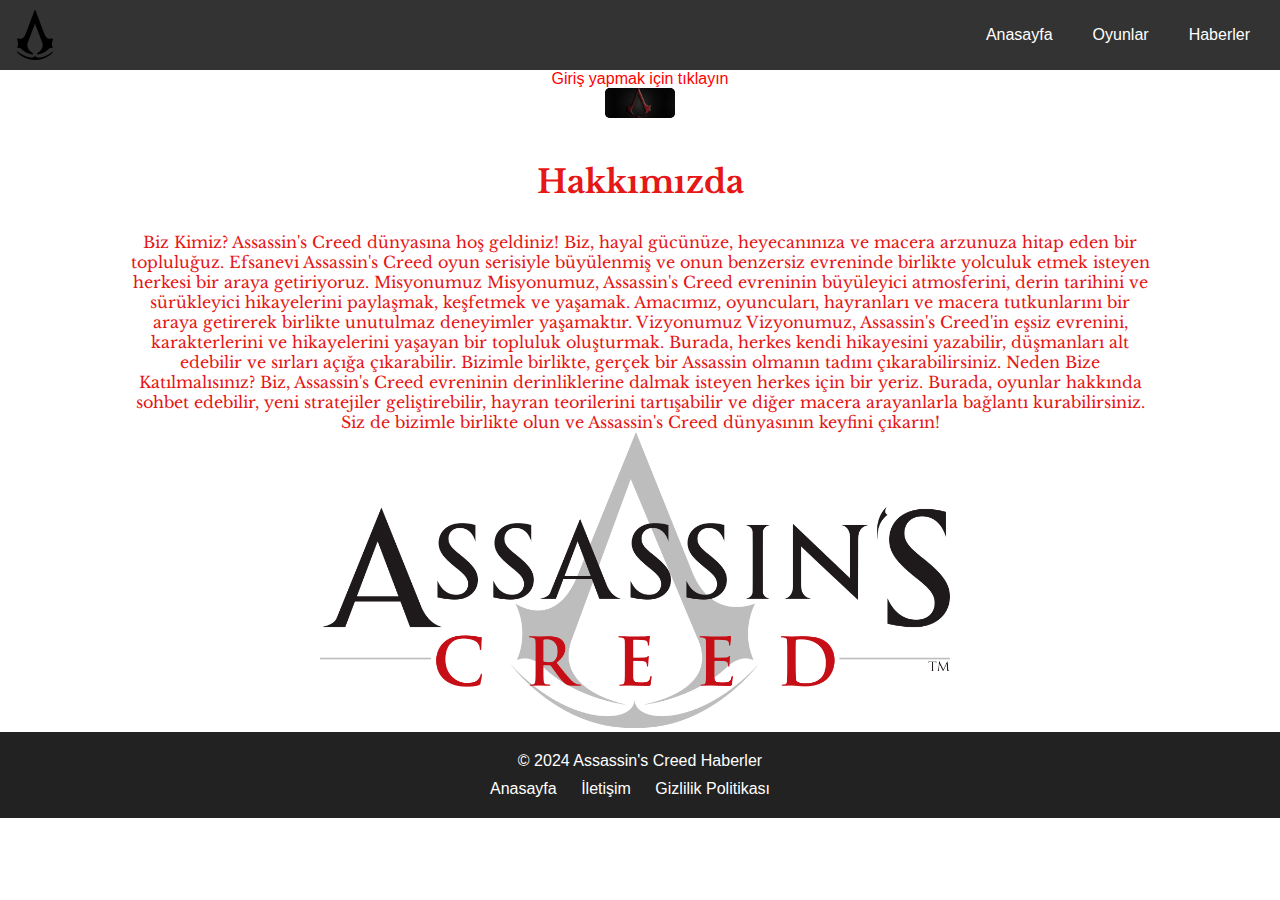
<file: index.html>
<!DOCTYPE html>
<html lang="en">
<head>
    <meta charset="UTF-8">
    <meta name="viewport" content="width=device-width, initial-scale=1.0">
    <title>ASC</title>
    <link rel="stylesheet" href="style.css">
    <link rel="preconnect" href="https://fonts.googleapis.com">
<link rel="preconnect" href="https://fonts.gstatic.com" crossorigin>
<link href="https://fonts.googleapis.com/css2?family=Libre+Baskerville:ital,wght@0,400;0,700;1,400&display=swap" rel="stylesheet">
  

</head>
<body>
    <nav class="navbar">
        <div class="navbar-brand"><img src="img/icon1.png" alt=""></div>
        <input type="checkbox" id="toggle" class="navbar-toggle">
        <label for="toggle" class="navbar-toggle-label">
            <span></span>
            <span></span>
            <span></span>
        </label>
        <ul class="main-nav">
            <li><a href="index.html" class="nav-links">Anasayfa</a></li>
            <li><a href="games.html" class="nav-links">Oyunlar</a></li>
            <li><a href="news.html" class="nav-links">Haberler</a></li>
        </ul>
        
    </nav>
    <div class="containerButton">
        <p style="color: red;">Giriş yapmak için tıklayın</p>
        <a href="login.html" class="button">
            <span class="textButton"></span>
        </a>
    </div>
   
    <div class="container">
        <h1 style="color: rgb(229, 23, 23); text-align: center; margin-top: 40px;" id="baslik">Hakkımızda</h1>
        <p style="color: rgb(229, 23, 23); text-align: center; justify-content: center; margin-top: 30px;" id="metin">Biz Kimiz?
            Assassin's Creed dünyasına hoş geldiniz! Biz, hayal gücünüze, heyecanınıza ve macera arzunuza hitap eden bir topluluğuz. Efsanevi Assassin's Creed oyun serisiyle büyülenmiş ve onun benzersiz evreninde birlikte yolculuk etmek isteyen herkesi bir araya getiriyoruz.
            
            Misyonumuz
            Misyonumuz, Assassin's Creed evreninin büyüleyici atmosferini, derin tarihini ve sürükleyici hikayelerini paylaşmak, keşfetmek ve yaşamak. Amacımız, oyuncuları, hayranları ve macera tutkunlarını bir araya getirerek birlikte unutulmaz deneyimler yaşamaktır.
            
            Vizyonumuz
            Vizyonumuz, Assassin's Creed'in eşsiz evrenini, karakterlerini ve hikayelerini yaşayan bir topluluk oluşturmak. Burada, herkes kendi hikayesini yazabilir, düşmanları alt edebilir ve sırları açığa çıkarabilir. Bizimle birlikte, gerçek bir Assassin olmanın tadını çıkarabilirsiniz.
            
            Neden Bize Katılmalısınız?
            Biz, Assassin's Creed evreninin derinliklerine dalmak isteyen herkes için bir yeriz. Burada, oyunlar hakkında sohbet edebilir, yeni stratejiler geliştirebilir, hayran teorilerini tartışabilir ve diğer macera arayanlarla bağlantı kurabilirsiniz. Siz de bizimle birlikte olun ve Assassin's Creed dünyasının keyfini çıkarın!
            
            </p>
            
    </div>
    <div class="img">
        <img src="img/asc1.png" alt="" style="width: 50%; height: 300px; margin: auto;">
    </div>
    <footer>
        <div class="container">
            <p>&copy; 2024 Assassin's Creed Haberler</p>
            <nav>
                <ul>
                    <li><a href="#">Anasayfa</a></li>
                    <li><a href="#">İletişim</a></li>
                    <li><a href="#">Gizlilik Politikası</a></li>
                </ul>
            </nav>
        </div>
    </footer>
    
   




    
    <script src="app.js"></script>
</body>
</html>
</file>
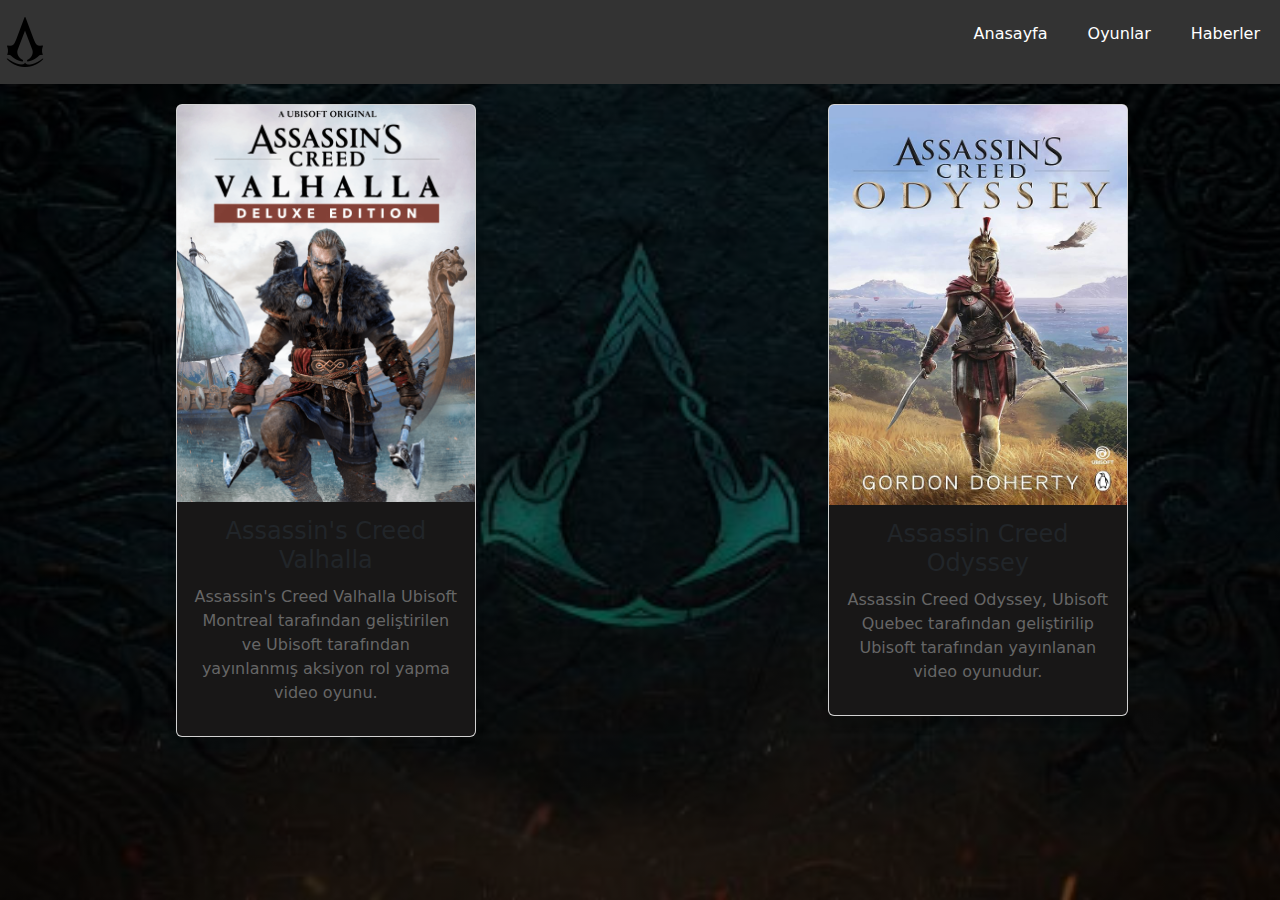
<file: games.html>
<!DOCTYPE html>
<html lang="en">
<head>
    <meta charset="UTF-8">
    <meta name="viewport" content="width=device-width, initial-scale=1.0">
    <title>Oyunlar</title>
    <link rel="stylesheet" href="style2.css">
    <link href="https://cdn.jsdelivr.net/npm/bootstrap@5.3.3/dist/css/bootstrap.min.css" rel="stylesheet" integrity="sha384-QWTKZyjpPEjISv5WaRU9OFeRpok6YctnYmDr5pNlyT2bRjXh0JMhjY6hW+ALEwIH" crossorigin="anonymous">
</head>
<body><nav class="navbar">
    <div class="navbar-brand"><img src="img/icon1.png" alt=""></div>
    <input type="checkbox" id="toggle" class="navbar-toggle">
    <label for="toggle" class="navbar-toggle-label">
        <span></span>
        <span></span>
        <span></span>
    </label>
    <ul class="main-nav">
        <li><a href="index.html" class="nav-links">Anasayfa</a></li>
        <li><a href="games.html" class="nav-links">Oyunlar</a></li>
        <li><a href="news.html" class="nav-links">Haberler</a></li>
        
    </ul>
</nav>

    <div class="row">
        <div class="col-6">
            <div class="card">
                
                <img src="img/valhalla.png" alt="Resim" class="card-image">
                <div class="card-content">
                    <h2 class="card-title">Assassin's Creed Valhalla</h2>
                    <p class="card-description">Assassin's Creed Valhalla Ubisoft Montreal tarafından geliştirilen ve Ubisoft tarafından yayınlanmış aksiyon rol yapma video oyunu. </p>
                </div>
            </div>
        </div>
        <div class="col-6">
            <div class="card">
                <img src="img/odyssey.jpg" alt="Resim" class="card2-image">
                <div class="card-content">
                    <h2 class="card-title">Assassin Creed Odyssey</h2>
                    <p class="card-description">Assassin Creed Odyssey, Ubisoft Quebec tarafından geliştirilip Ubisoft tarafından yayınlanan video oyunudur.</p>
                </div>
            </div>
        </div>
    </div>
    




    
    



    <script src="https://cdn.jsdelivr.net/npm/bootstrap@5.3.3/dist/js/bootstrap.bundle.min.js" integrity="sha384-YvpcrYf0tY3lHB60NNkmXc5s9fDVZLESaAA55NDzOxhy9GkcIdslK1eN7N6jIeHz" crossorigin="anonymous"></script>
    <script src="app.js"></script>
</body>
</html>
</file>
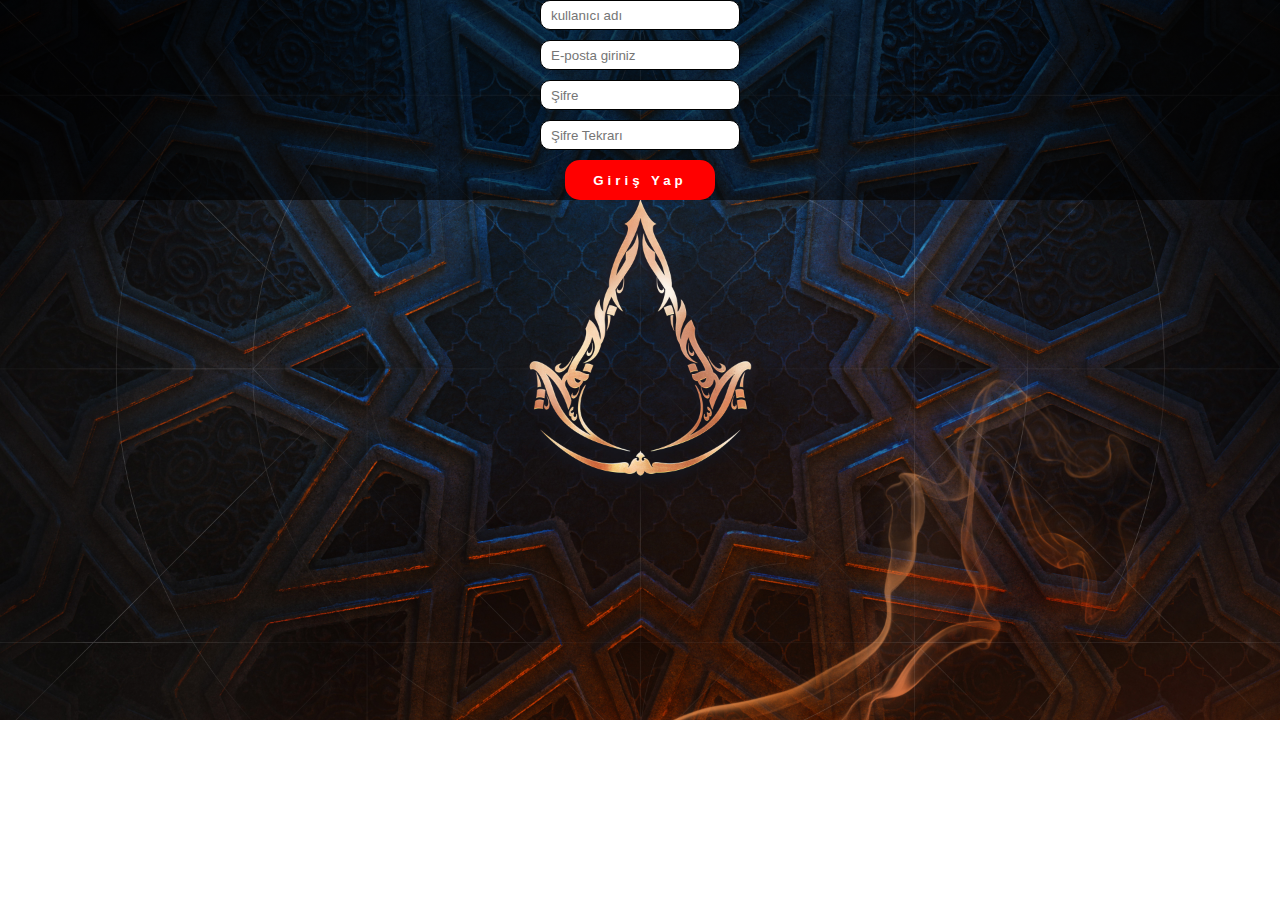
<file: login.html>
<!DOCTYPE html>
<html lang="en">
<head>
    <meta charset="UTF-8">
    <meta name="viewport" content="width=device-width, initial-scale=1.0">
    <title>Document</title>
    <link rel="stylesheet" href="login.css">
</head>
<body>
    <form>
        <input type="text" id="isim" placeholder="kullanıcı adı">
        <input type="text" id="mail" placeholder="E-posta giriniz" >
        <input type="password" id="parola" placeholder="Şifre">
        <input type="password" id="parolaTekrar" placeholder="Şifre Tekrarı">
        <a href="games.html"><button type="button" id="btn">Giriş Yap</button></a>
    </form>


    <script src="app.js"></script>
</body>
</html>
</file>
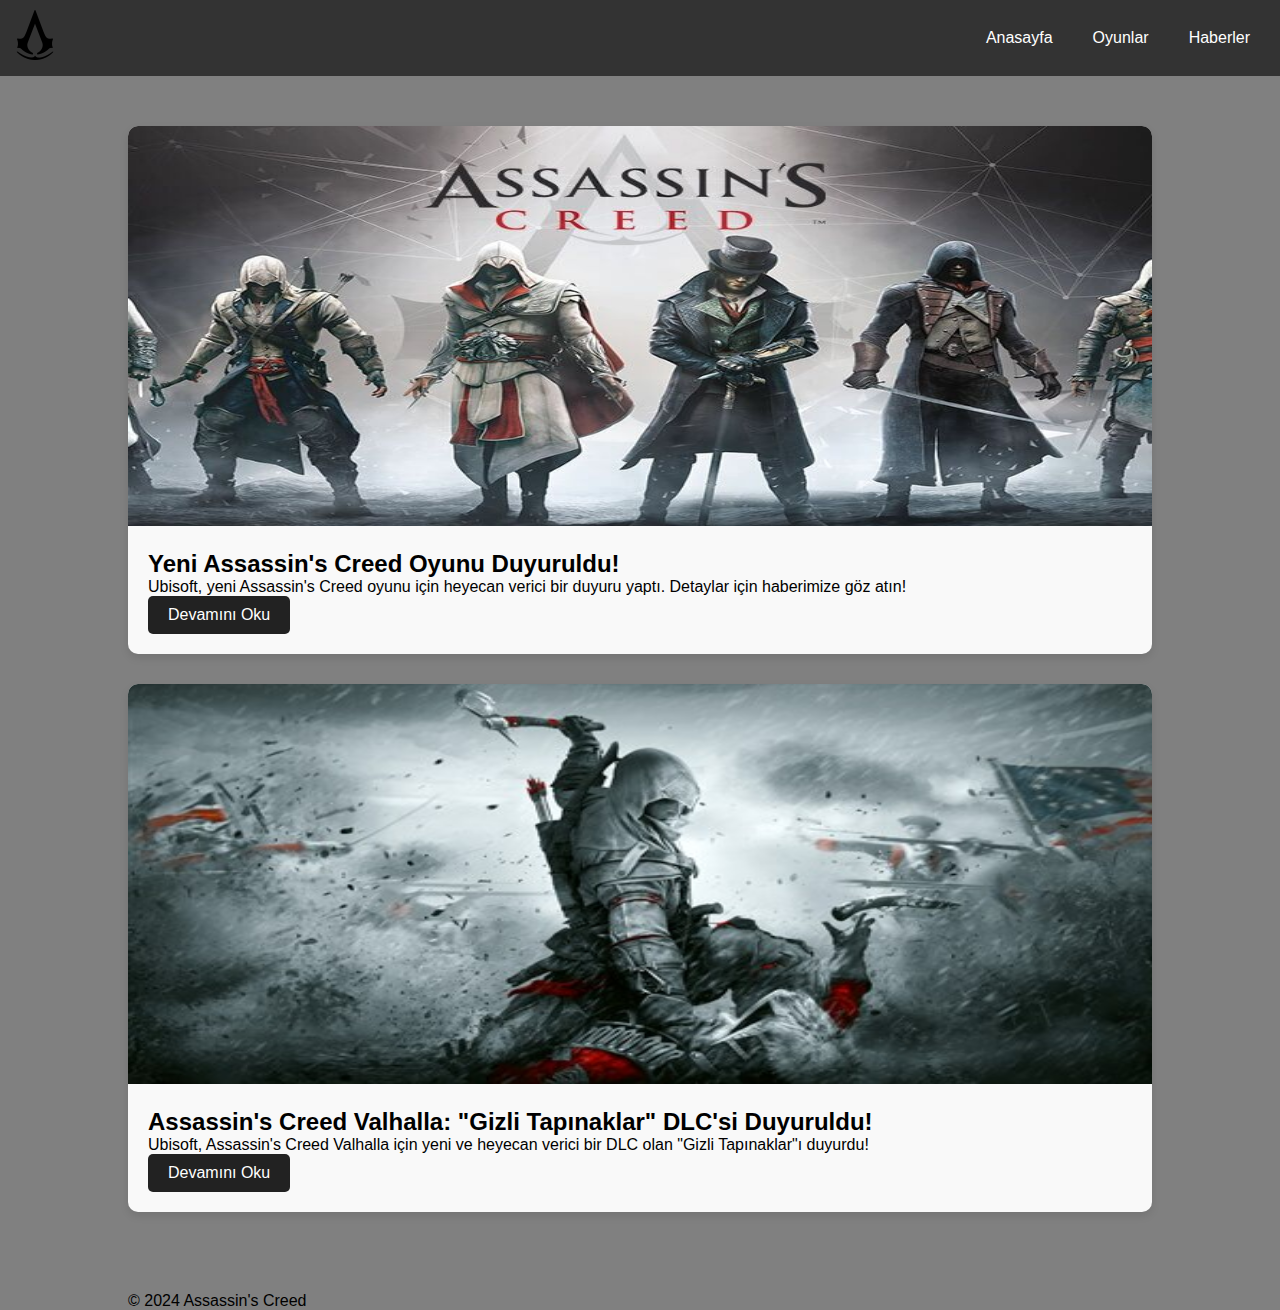
<file: news.html>
<!DOCTYPE html>
<html lang="tr">
<head>
    <meta charset="UTF-8">
    <meta name="viewport" content="width=device-width, initial-scale=1.0">
    <title>Assassin's Creed Haberler</title>
    <link rel="stylesheet" href="news.css">
</head>
<body>
    <nav class="navbar">
        <div class="navbar-brand"><img src="img/icon1.png" alt=""></div>
        <input type="checkbox" id="toggle" class="navbar-toggle">
        <label for="toggle" class="navbar-toggle-label">
            <span></span>
            <span></span>
            <span></span>
        </label>
        <ul class="main-nav">
            <li><a href="index.html" class="nav-links">Anasayfa</a></li>
            <li><a href="games.html" class="nav-links">Oyunlar</a></li>
            <li><a href="news.html" class="nav-links">Haberler</a></li>
            
        </ul>
    </nav>

    <section class="news-section">
        <div class="container">
            <article class="news-card">
                <img src="img/newsimg.jpg" alt="Haber Resmi" class="news-image">
                <div class="news-content">
                    <h2 class="news-title">Yeni Assassin's Creed Oyunu Duyuruldu!</h2>
                    <p class="news-description">Ubisoft, yeni Assassin's Creed oyunu için heyecan verici bir duyuru yaptı. Detaylar için haberimize göz atın!</p>
                    <a href="#" class="read-more" onclick="showDetails(event, 'haber1')">Devamını Oku</a>
                </div>
                <div class="detail-popup" id="haber1">
                    <h2>Assassin's Creed: Shadows of the Empire</h2>
                    <p>Ubisoft, Assassin's Creed serisinin yeni oyunu olan "Assassin's Creed: Shadows of the Empire"ı resmi olarak duyurdu! Oyuncular, serinin bu en yeni oyununda Orta Çağ'ın karanlık ve gizemli dönemine geri dönüyor.</p>
                </div>
            </article>

            <article class="news-card">
                <img src="img/new2img.jpg" alt="Haber Resmi" class="news-image">
                <div class="news-content">
                    <h2 class="news-title">Assassin's Creed Valhalla: "Gizli Tapınaklar" DLC'si Duyuruldu!</h2>
                    <p class="news-description">Ubisoft, Assassin's Creed Valhalla için yeni ve heyecan verici bir DLC olan "Gizli Tapınaklar"ı duyurdu!</p>
                    <a href="#" class="read-more" onclick="showDetails(event, 'haber2')">Devamını Oku</a>
                </div>
                <div class="detail-popup" id="haber2">
                    <h2>"Gizli Tapınaklar" DLC'si, Eivor'un İskandinavya'nın gizemli ve mistik köşelerinde kayıp tapınakları keşfetmesini konu alıyor.</h2>
                    <p>Bu tapınaklar, antik bir uygarlığın sırlarını ve gizemlerini barındırıyor. Oyuncular, tapınakların derinliklerine inerek efsanevi hazineleri bulacak ve bu sırları koruyan güçlü muhafızlarla yüzleşecekler.</p>
                </div>
            </article>
        </div>
    </section>

    <footer>
        <div class="container">
            <p>&copy; 2024 Assassin's Creed</p>
        </div>
    </footer>

    <script src="app.js"></script>
</body>
</html>
</file>
<file: style.css>
* {
    margin: 0;
    padding: 0;
    box-sizing: border-box;
}

body {
    font-family: Arial, sans-serif;
    background-image: linear-gradient(),url(1.jpg);
    height: 100vh;
    background-position: center;
    background-repeat: no-repeat;
    background-size: cover;
    position: relative;
}

.navbar {
    display: flex;
    justify-content: space-between;
    align-items: center;
    background-color: #333;
    color: white;
    padding: 10px;
}

.navbar-brand {
    font-size: 24px;
}

.main-nav {
    list-style-type: none;
    display: flex;
}

.nav-links {
    color: white;
    text-decoration: none;
    padding: 14px 20px;
    display: block;
}

.nav-links:hover {
    background-color: #575757;
}

.navbar-toggle {
    display: none;
}

.navbar-toggle-label {
    display: none;
    flex-direction: column;
    cursor: pointer;
}

.navbar-toggle-label span {
    background: white;
    border-radius: 2px;
    height: 3px;
    margin: 5px 0;
    width: 25px;
}

@media (max-width: 768px) {
    .main-nav {
        display: none;
        flex-direction: column;
        width: 100%;
    }

    .navbar-toggle:checked + .navbar-toggle-label + .main-nav {
        display: flex;
    }

    .navbar-toggle-label {
        display: flex;
    }

    .navbar-toggle-label span {
        transition: background 0.3s ease;
    }

    .navbar-toggle:checked + .navbar-toggle-label span:nth-child(1) {
        transform: rotate(45deg);
        position: relative;
        top: 8px;
    }

    .navbar-toggle:checked + .navbar-toggle-label span:nth-child(2) {
        opacity: 0;
    }

    .navbar-toggle:checked + .navbar-toggle-label span:nth-child(3) {
        transform: rotate(-45deg);
        position: relative;
        top: -8px;
    }
}

img{
    display: flex;
    justify-content: center;
    
}

body {
    font-family: Arial, sans-serif;
    margin: 0;
    padding: 0;
}

.container {
    width: 80%;
    margin: 0 auto;
    text-align: center;
}

footer {
    background-color: #222;
    color: white;
    padding: 20px 0;
    position: relative;
    bottom: 0;
    width: 100%;
    /* margin-top: 100px; */
}

footer p {
    margin: 0;
}

footer nav ul {
    list-style-type: none;
    padding: 0;
    margin: 10px 0 0;
}

footer nav ul li {
    display: inline;
    margin-right: 20px;
}

footer nav ul li a {
    text-decoration: none;
    color: white;
    transition: color 0.3s;
}

footer nav ul li a:hover {
    color: #ccc;
}

.containerButton {
    text-align: center;
    color: red;
}

.button {
    display: inline-block;
    padding: 15px 30px;
    color: #fff;
    text-decoration: none;
    font-size: 18px;
    font-weight: bold;
    background-color: #000;
    border-radius: 5px;
    position: relative;
    overflow: hidden;
    transition: all 0.3s ease;
    width: 70px;
}


.textButton {
    display: none;
}

.button::before {
    content: '';
    position: absolute;
    top: 0;
    left: 0;
    width: 100%;
    height: 100%;
    background: url(img/asc1.jpg)center;
    background-size: 50px 50px;
    opacity: 0.9;
    transition: opacity 0.9s ease;
}

.button:hover::before {
    opacity: 0.5;
}


#baslik{
    font-family: "Libre Baskerville", serif;
}

#metin{
    font-family: "Libre Baskerville", serif;
}
</file>
<file: style2.css>
* {
    margin: 0;
    padding: 0;
    box-sizing: border-box;
}

body {
    font-family: Arial, sans-serif;
    background-image: linear-gradient(rgba(0,0,0,0.6),rgba(0,0,0,0.6)),url(img/1.jpg);
    height: 100vh;
    background-position: center;
    background-repeat: no-repeat;
    background-size: cover;
    /* position: relative; */
}

.navbar {
    display: flex;
    justify-content: space-between;
    align-items: center;
    background-color: #333;
    color: white;
    padding: 10px;
}

.navbar-brand {
    font-size: 24px;
}

.main-nav {
    list-style-type: none;
    display: flex;
}

.nav-links {
    color: white;
    text-decoration: none;
    padding: 14px 20px;
    display: block;
}

.nav-links:hover {
    background-color: #575757;
}

.navbar-toggle {
    display: none;
}

.navbar-toggle-label {
    display: none;
    flex-direction: column;
    cursor: pointer;
}

.navbar-toggle-label span {
    background: white;
    border-radius: 2px;
    height: 3px;
    margin: 5px 0;
    width: 25px;
}

@media (max-width: 768px) {
    .main-nav {
        display: none;
        flex-direction: column;
        width: 100%;
    }

    .navbar-toggle:checked + .navbar-toggle-label + .main-nav {
        display: flex;
    }

    .navbar-toggle-label {
        display: flex;
    }

    .navbar-toggle-label span {
        transition: background 0.3s ease;
    }

    .navbar-toggle:checked + .navbar-toggle-label span:nth-child(1) {
        transform: rotate(45deg);
        position: relative;
        top: 8px;
    }

    .navbar-toggle:checked + .navbar-toggle-label span:nth-child(2) {
        opacity: 0;
    }

    .navbar-toggle:checked + .navbar-toggle-label span:nth-child(3) {
        transform: rotate(-45deg);
        position: relative;
        top: -8px;
    }
}


.card {
    background-color: #181717;
    border-radius: 10px;
    box-shadow: 0 4px 8px rgba(0, 0, 0, 0.1);
    overflow: hidden;
    max-width: 300px;
    text-align: center;
    justify-content: center;
    margin-left: 28%;
    margin-top: 20px;
    
    
    
}

.card-image {
    width: 100%;
    height: auto;
}

.card2-image{
    width: 100%;
    height: 400px;
}

.card-content {
    padding: 15px;
    background-color: #181717;
}

.card-title {
    font-size: 1.5em;
    margin: 0;
    color: #333;
}

.card-description {
    font-size: 1em;
    color: #666;
    margin-top: 10px;
}
</file>
<file: login.css>
*{
    margin: 0;
    padding: 0;
    box-sizing: border-box;
}

input{
    display: block;
    width: 200px;
    height: 30px;
    margin: auto;
    margin-bottom: 10px;
    padding: 5px 10px;
    border-radius: 10px;
    outline: none;
    border: 1px solid black;
    
}

form{
    text-align: center;
}

button{
    width: 150px;
    height: 40px;
    color: white;
    background-color: red;
    border-radius: 15px;
    border: none;
    font-weight: bold;
    letter-spacing: 4px;
    transition: .5s;
}

button:hover{
    color: red;
    background-color: transparent;
    border: 1px solid black;
}

body{
    background-image: linear-gradient(rgba(0,0,0,0.6),rgba(0,0,0,0.6)),url(img/2.jpg);
    background-repeat: no-repeat;
    background-size: cover;
}
</file>
<file: news.css>
body {
    font-family: Arial, sans-serif;
    margin: 0;
    padding: 0;
    background-color: grey;
}

.container {
    width: 80%;
    margin: 0 auto;
}


.news-section {
    padding: 50px 0;
}

.news-card {
    background-color: #f9f9f9;
    border-radius: 10px;
    box-shadow: 0 4px 8px rgba(0, 0, 0, 0.1);
    overflow: hidden;
    margin-bottom: 30px;
    position: relative;
}

.news-image {
    width: 100%;
    height: 400px;
}

.news-content {
    padding: 20px;
}

.news-title {
    margin-top: 0;
}

.read-more {
    display: inline-block;
    background-color: #222;
    color: white;
    padding: 10px 20px;
    text-decoration: none;
    border-radius: 5px;
    transition: background-color 0.3s;
}

.read-more:hover {
    background-color: #444;
}

.detail-popup {
    display: none;
    position: absolute;
    top: 10px;
    left: 10px;
    right: 10px;
    background-color: rgba(0, 0, 0, 0.9);
    color: white;
    padding: 20px;
    border-radius: 10px;
    box-shadow: 0 4px 8px rgba(0, 0, 0, 0.1);
    z-index: 100;
}

.detail-popup.show {
    display: block;
}

.detail-popup h2 {
    margin-top: 0;
}

* {
    margin: 0;
    padding: 0;
    box-sizing: border-box;
}

body {
    font-family: Arial, sans-serif;
    background-image: linear-gradient(),url(1.jpg);
    height: 100vh;
    background-position: center;
    background-repeat: no-repeat;
    background-size: cover;
    position: relative;
}

.navbar {
    display: flex;
    justify-content: space-between;
    align-items: center;
    background-color: #333;
    color: white;
    padding: 10px;
}

.navbar-brand {
    font-size: 24px;
}

.main-nav {
    list-style-type: none;
    display: flex;
}

.nav-links {
    color: white;
    text-decoration: none;
    padding: 14px 20px;
    display: block;
}

.nav-links:hover {
    background-color: #575757;
}

.navbar-toggle {
    display: none;
}

.navbar-toggle-label {
    display: none;
    flex-direction: column;
    cursor: pointer;
}

.navbar-toggle-label span {
    background: white;
    border-radius: 2px;
    height: 3px;
    margin: 5px 0;
    width: 25px;
}

@media (max-width: 768px) {
    .main-nav {
        display: none;
        flex-direction: column;
        width: 100%;
    }

    .navbar-toggle:checked + .navbar-toggle-label + .main-nav {
        display: flex;
    }

    .navbar-toggle-label {
        display: flex;
    }

    .navbar-toggle-label span {
        transition: background 0.3s ease;
    }

    .navbar-toggle:checked + .navbar-toggle-label span:nth-child(1) {
        transform: rotate(45deg);
        position: relative;
        top: 8px;
    }

    .navbar-toggle:checked + .navbar-toggle-label span:nth-child(2) {
        opacity: 0;
    }

    .navbar-toggle:checked + .navbar-toggle-label span:nth-child(3) {
        transform: rotate(-45deg);
        position: relative;
        top: -8px;
    }
}
</file>
